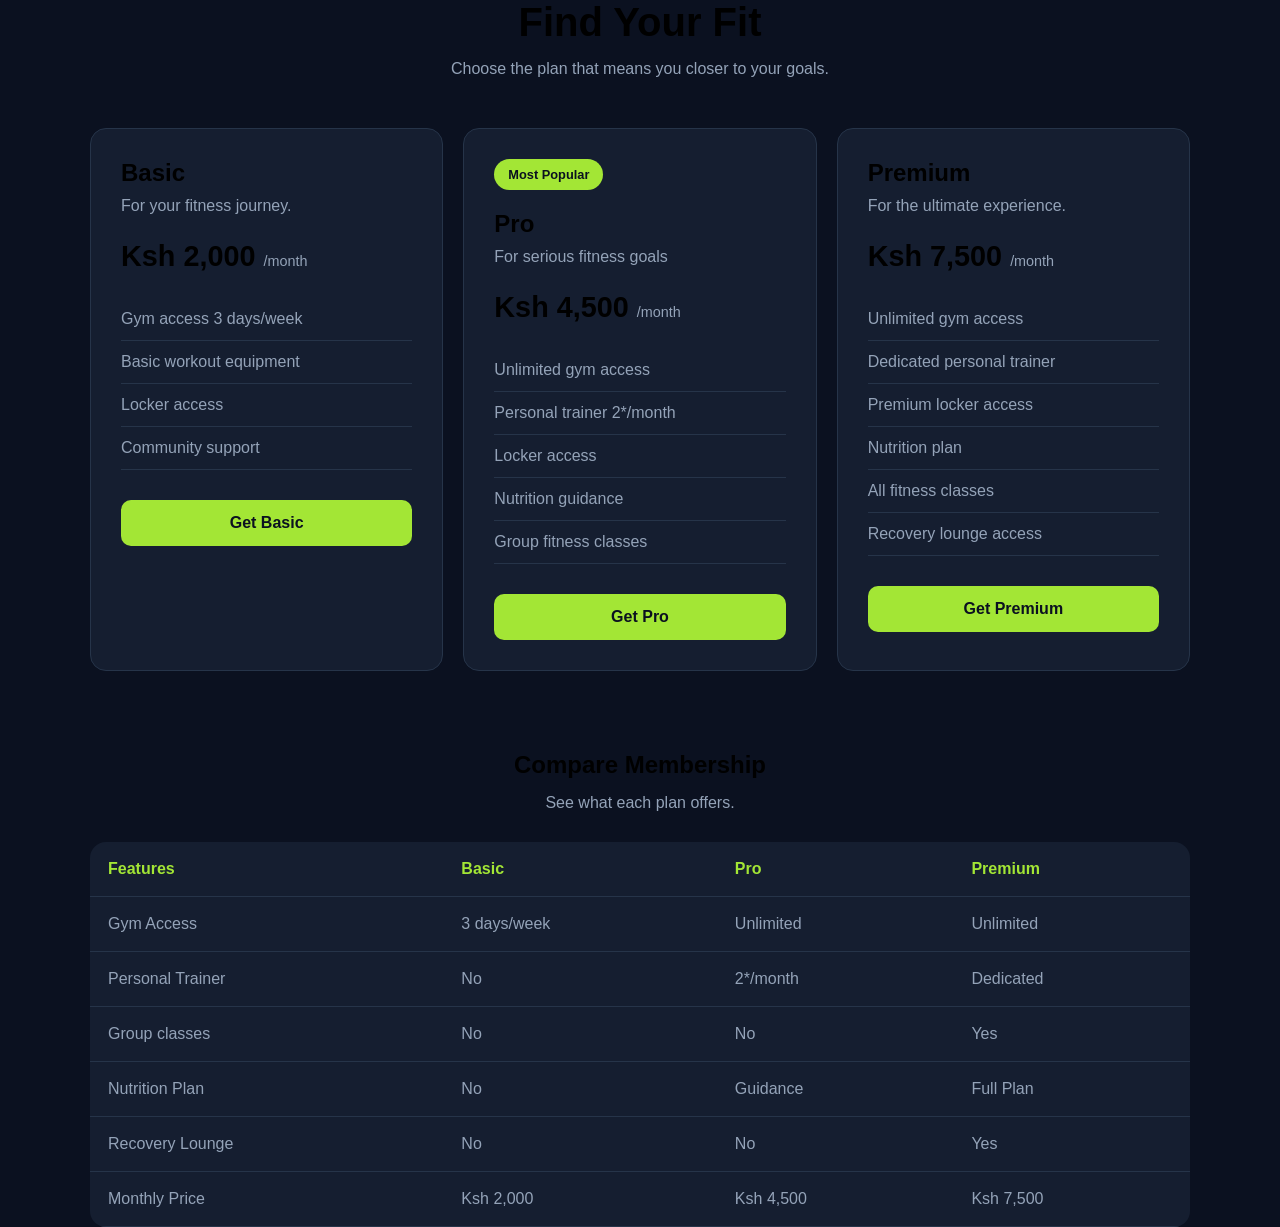
<file: Session 6/index.html>
<!DOCTYPE html>
<html lang="en">
<head>
    <meta charset="UTF-8">
    <meta name="viewport" content="width=device-width, initial-scale=1.0">
    <title>FITZONE | Membership Plans</title>
    <link rel="stylesheet" href="style.css">
</head>
<body>
    <header class="header">
        <h1>Find Your Fit</h1>
        <p>Choose the plan that means you closer to your goals.</p>
    </header>

    <main>
        <section class="pricing-container">
            <!-- basic  -->
            <article class="pricing-card">
                <h2>Basic</h2>
                <p class="plan-description">For your fitness journey.</p>
                <h3 class="price"> Ksh 2,000 <span>/month</span></h3>

                <ul class="features">
                    <li>Gym access 3 days/week</li>
                    <li>Basic workout equipment</li>
                    <li>Locker access</li>
                    <li>Community support</li>
                </ul>
                <button class="plan-button">Get Basic</button>
            </article>

            <!-- pro plan  -->
             <article class="pricing-card popular">
                <span class="badge">Most Popular</span>
                <h2>Pro</h2>
                <p class="plan-description">For serious fitness goals</p>
                <h3 class="price"> Ksh 4,500 <span>/month</span></h3>

                <ul class="features">
                    <li>Unlimited gym access</li>
                    <li>Personal trainer 2*/month</li>
                    <li>Locker access</li>
                    <li>Nutrition guidance</li>
                    <li>Group fitness classes</li>
                </ul>
                <button class="plan-button">Get Pro</button>
             </article>

             <!-- premium plan  -->
              <article class="pricing-card popular">
                <h2>Premium</h2>
                <p class="plan-description">For the ultimate experience.</p>
                <h3 class="price"> Ksh 7,500 <span>/month</span></h3>
                <ul class="features">
                    <li>Unlimited gym access</li>
                    <li>Dedicated personal trainer</li>
                    <li>Premium locker access</li>
                    <li>Nutrition plan</li>
                    <li>All fitness classes</li>
                    <li>Recovery lounge access</li>
                </ul>
                <button class="plan-button">Get Premium</button>
              </article>
        </section>

        <section class="comparison-section">
            <h2>Compare Membership</h2>
            <p>See what each plan offers.</p>

            <div class="table-wrapper">
                <table>
                    <thead>
                        <tr>
                            <th>Features</th>
                            <th>Basic</th>
                            <th>Pro</th>
                            <th>Premium</th>
                        </tr>
                    </thead>

                    <tbody>
                        <tr>
                            <td>Gym Access</td>
                            <td>3 days/week</td>
                            <td>Unlimited</td>
                            <td>Unlimited</td>
                        </tr>
                        <tr>
                            <td>Personal Trainer</td>
                            <td>No</td>
                            <td>2*/month</td>
                            <td>Dedicated</td>
                        </tr>
                        <tr>
                            <td>Group classes</td>
                            <td>No</td>
                            <td>No</td>
                            <td>Yes</td>
                        </tr>
                        <tr>
                            <td>Nutrition Plan</td>
                            <td>No</td>
                            <td>Guidance</td>
                            <td>Full Plan</td>
                        </tr>
                        <tr>
                            <td>Recovery Lounge</td>
                            <td>No</td>
                            <td>No</td>
                            <td>Yes</td>
                        </tr>
                        <tr>
                            <td>Monthly Price</td>
                            <td>Ksh 2,000</td>
                            <td>Ksh 4,500</td>
                            <td>Ksh 7,500</td>
                        </tr>
                    </tbody>
                </table>
            </div>
        </section>
    </main>
    
</body>
</html>
</file>
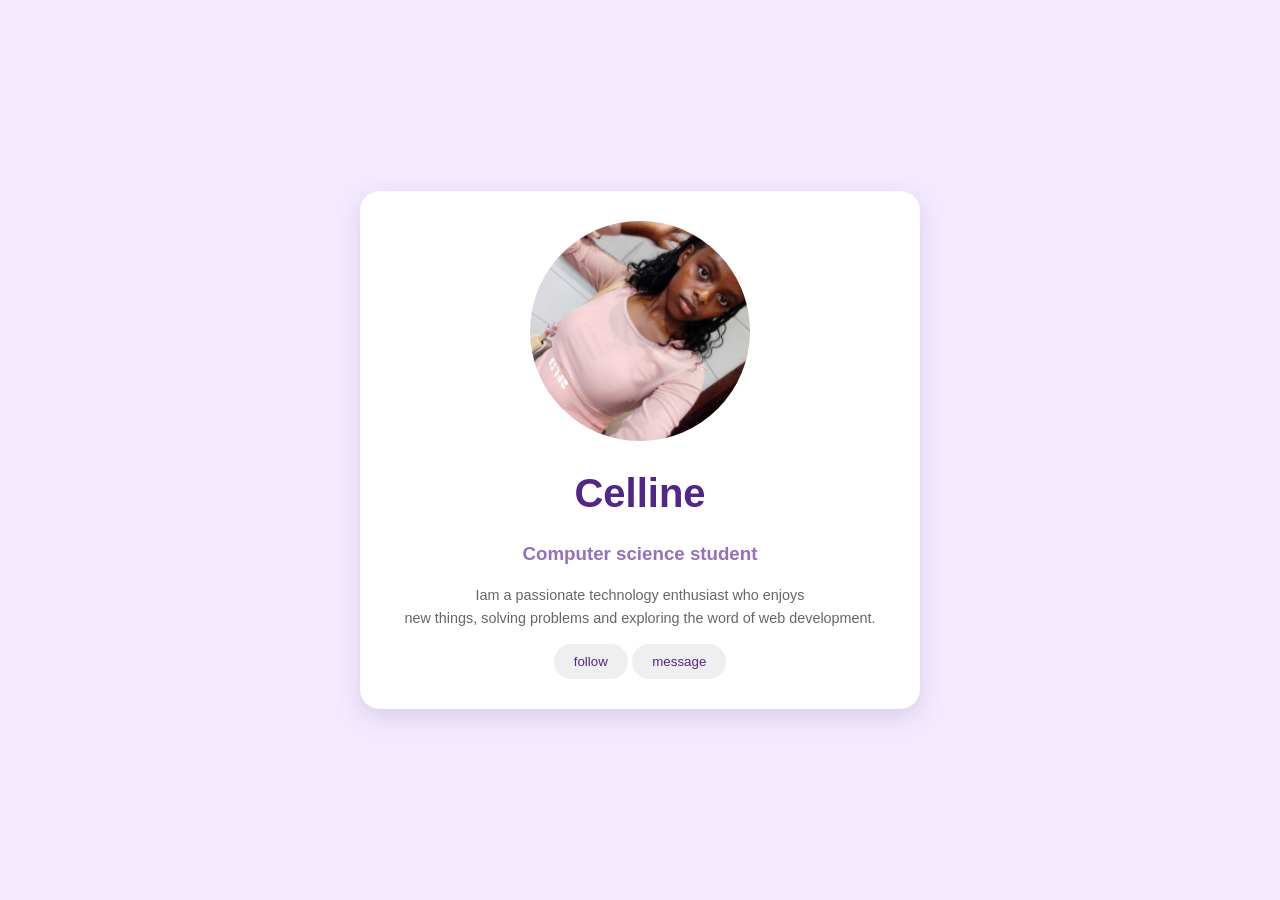
<file: Week 2 session 4/index.html>
<!DOCTYPE html>
<html lang="en">
<head>
    <meta charset="UTF-8">
    <meta name="viewport" content="width=device-width, initial-scale=1.0">
    <title>My Profile card</title>
    <link rel="stylesheet" href="style.css">
</head>
<body>
    <div class="profile-card">
        <img src="profile.jpg" alt="Profile picture"
        class="avatar">
        <h1>Celline</h1>
        <h3>Computer science student</h3>
        <p> 
            Iam a passionate technology enthusiast who enjoys <br> new things, solving problems and exploring the word of web development.
        </p>

        <div class="buttons">
            <button class="btn">follow</button>
            <button class="btn">message</button>
        </div>
        
    </div>

    
    
    
</body>
</html>
</file>
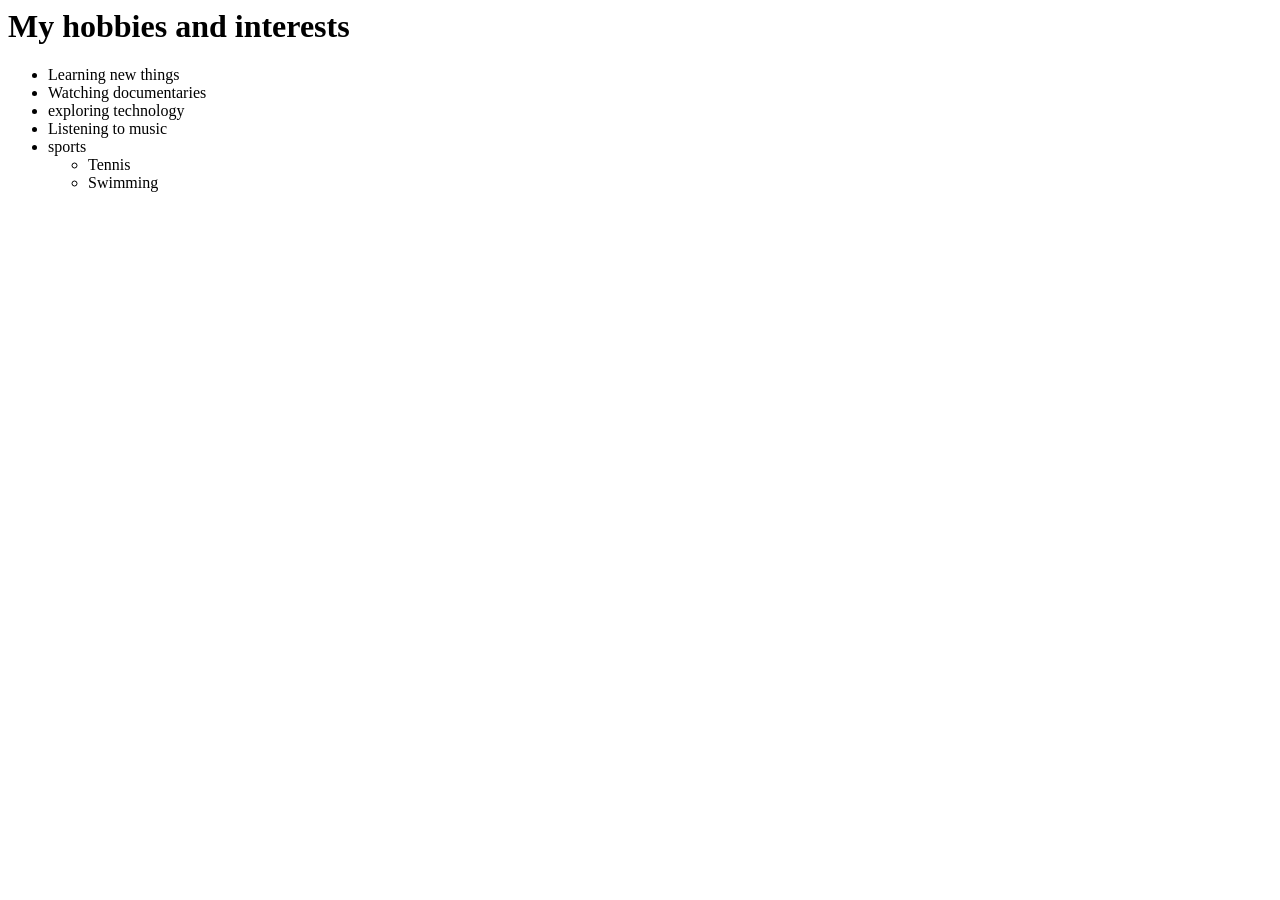
<file: hobbies.html>
<html>
    <title>My hobbies</title>
    <head>
        <body>
            <h1>My hobbies and interests</h1>
            <ul>
                <li>Learning new things</li>
                <li>Watching documentaries</li>
                <li>exploring technology</li>
                <li>Listening to music</li>
                <li>sports
                    <ul>
                        <li>Tennis</li>
                        <li>Swimming</li>
                    </ul>
                </li>
            </ul>
        </body>
    </head>
</html>
</file>
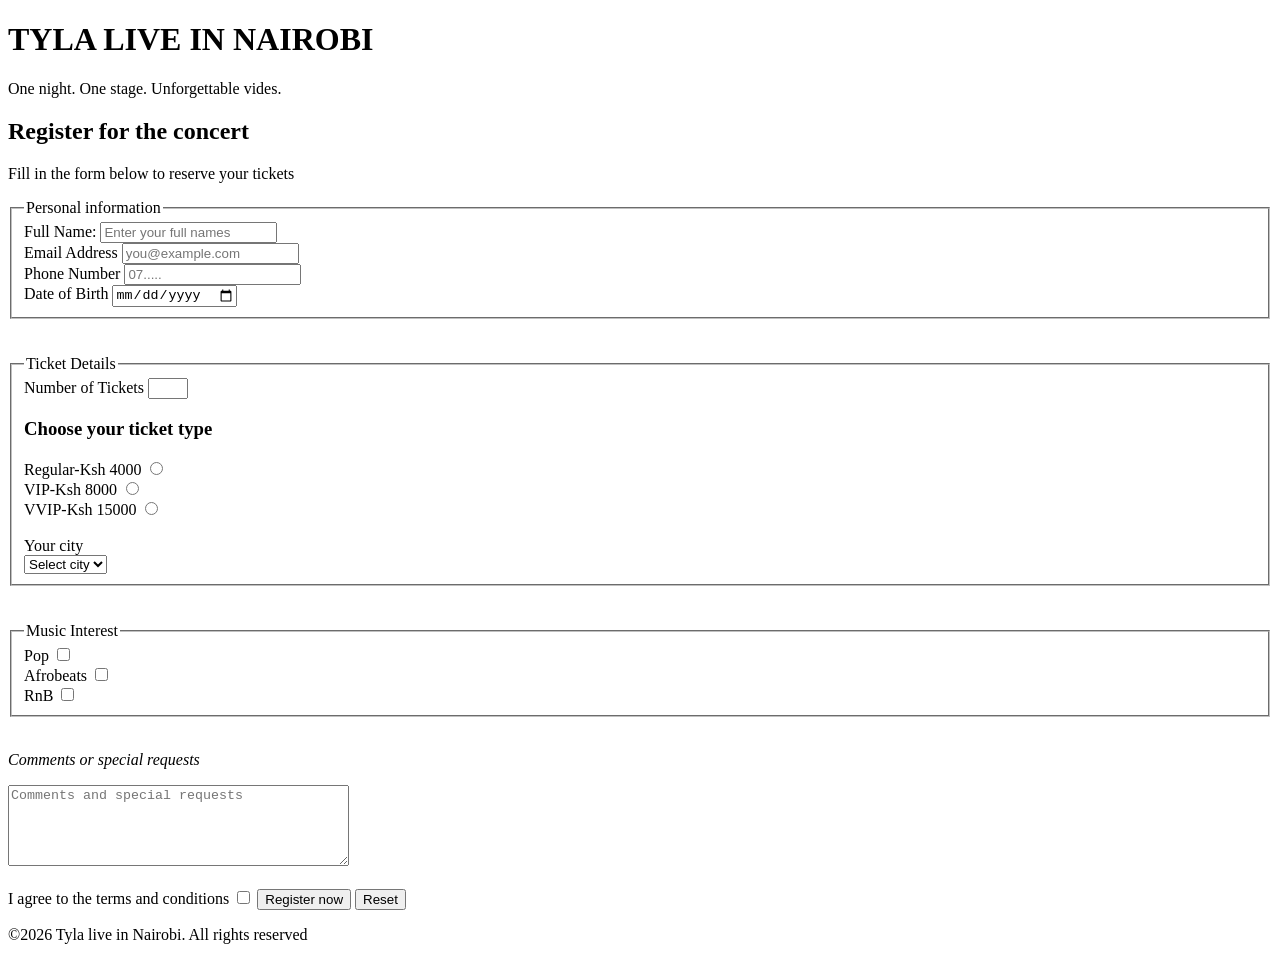
<file: Session 3/register.html>
<!DOCTYPE html>
<html lang="en">
<head>
    <meta charset="UTF-8">
    <meta name="description" content="This is registration for Tyla's concert">
    <link rel="icon" href="Tyla.jpeg">
    <title>Tyla live in Kenya.</title>
</head>
<body>
    <header>
        <h1>TYLA LIVE IN NAIROBI</h1>
        <P>One night. One stage. Unforgettable vides.</P>
    </header>
    <main>
        <h2>Register for the concert</h2>
        <p>Fill in the form below to reserve your tickets</p>
        <form action="https//httpbin.org/post" method="post">
            <fieldset>
                <legend>Personal information</legend>
                <label>Full Name:</label>
                <input type="text" placeholder="Enter your full names">
                <br>
                <label>Email Address</label>
                <input type="email" placeholder="you@example.com">
                <br>
                <label>Phone Number</label>
                <input type="tel" placeholder="07....." pattern="07[0-9]{8}">
                <br>
                <label>Date of Birth</label>
                <input type="date" required>
            </fieldset>

            <br><br>

            <fieldset>
                <legend>Ticket Details</legend>
                <label>Number of Tickets</label>
                <input type="number" min="1" max="5" required>
                <br>
                <h3>Choose your ticket type</h3>
                <label>Regular-Ksh 4000</label>
                <input type="radio" name="ticket" value="Regular" required>
                <br>
                <label>VIP-Ksh 8000</label>
                <input type="radio" name="ticket" value="VIP" required>
                <br>
                <label>VVIP-Ksh 15000</label>
                <input type="radio" name="ticket" value="VVIP" required>
                <br><br>
                <label>Your city</label>
                <br>
                <select name="City" required>
                    <option value="">Select city</option>
                    <option value="Nairobi">Nairobi</option>
                    <option value="Mombasa">Mombasa</option>
                    <option value="Kisumu">Kisumu</option>
                    <option value="Nakuru">Nakuru</option>
                    <option value="Other">Other</option>
                </select>
            </fieldset>
            <br><br>
            <fieldset>
                <legend>Music Interest</legend>
                <label>Pop</label>
                <input type="checkbox" name="music" value="pop">
                <br>
                <label>Afrobeats</label>
                <input type="checkbox" name="music" value="afrobeats">
                <br>
                <label>RnB</label>
                <input type="checkbox" name="music" value="RnB">
            </fieldset>
                <br>
               <p> <em>Comments or special requests</em></p>
                <textarea name="comments" placeholder="Comments and special requests" rows="5" cols="40"></textarea>
                <br><br>
                <label>I agree to the terms and conditions</label>
                <input type="checkbox" name="terms" value="agree" required>
                <button type="submit">Register now</button>
                <button type="reset">Reset</button>
                 </form>
    </main>
    <footer>
        <p>&copy;2026 Tyla live in Nairobi. All rights reserved</p>
    </footer>
    
</body>
</html>
</file>
<file: Session 6/style.css>
:root{
    --bg-color: #0b1120 ;
    --card-color: #151e30;
    --accent-color: #a3e635;
    --text-color: #f8fafc;
    --muted-color: #94a3b8;
    --spacing: 20px;
    --radius: 16px; 
}

*{
    margin: 0;
    padding: 0;
    box-sizing: border-box;
}
body{
    font-family:Arial,sans-serif;
    background: var(--bg-color) ;
    color: var(--text-color)
    padding: 40px 20px;
}
/* header  */
.header{
    text-align: center;
    margin-bottom: 50px;
    animation: fadeIn 1s ease;
}
.header h1{
    font-size:2.5rem; 
    margin-bottom: 15px;
}
.header p{
    color: var(--muted-color);
    font-size: 1rem;
}

.pricing-container{
    display: grid;
    grid-template-columns: 1fr;
    gap: var(--spacing);
    max-width: 1100px;
    margin: 0 auto;
}

.pricing-card{
    background-color: var(--card-color);
    padding: 30px;
    border-radius: var(--radius);
    border: 1px solid #263449;
    position: relative;
    transition: transform 0.3s ease, border 0.3s ease;
}
.pricing-card:hover{
    transform: translate(-8px);
    border-color: var(--accent-color);
}
/* plan details  */
.pricing-card h2{
    font-size: 1.5rem;
    margin-bottom: 10px;
}

.plan-description{
    color: var(--muted-color);
    margin-bottom: 25px;
}
.price{
    font-size: 1.8rem;
    margin-bottom: 25px;
}
.price span{
    font-size: 0.9rem;
    color: var(--muted-color);
    font-weight: normal;
}

/* features  */
.features{
    list-style: none;
    margin-bottom: 30px;
}
.features li{
    padding: 12px 0;
    border-bottom: 1px solid #263449;
    color: var(--muted-color);
}

/* buttons  */
.plan-button{
    width: 100%;
    padding: 14px;
    border: none;
    border-radius: 10px;
    background-color: var(--accent-color);
    color: #0b1120;
    font-size: 1rem;
    font-weight: bold;
    cursor: pointer;
}

.plan-button:hover{
    transform: scale(1.03);
    background: #bef264;
}
/* popular plan  */

.badge{
    display: inline-block;
    background-color: var(--accent-color);
    color: #0b1120;
    padding: 8px 14px;
    border-radius: 30px;
    font-size: 0.8rem;
    font-weight: bold;
    margin-bottom: 20px;
}

/* tablet and desktop layout  */
@media (min-width: 900px){
    .pricing-container{
        grid-template-columns: repeat(3, 1fr);
        align-items: stretch;
    }
    .pricing-card{
        height: 100%;
    }
}


/* comparison table  */
.comparison-section{
    max-width: 1100px;
    margin: 80px auto 0;
}
.comparison-section h2{
    text-align: center;
    margin-bottom: 15px;
}
.comparison-section p{
    text-align: center;
    color: var(--muted-color);
    margin-bottom: 30px;
}

.table-wrapper{
   overflow-x: auto;
   border-radius: var(--radius); 
}
table{
    width: 100%;
    min-width: 600px;
    border-collapse: collapse;
    background-color: var(--card-color);
}

th,td{
    padding: 18px;
    text-align: left;
    border-bottom: 1px solid #263449;
}
th{
    color: var(--accent-color);
}
td{
    color: var(--muted-color);
}
tbody tr:hover{
    background: #1e293b;
}

/* fade-in animation  */
@keyframes fadeIn {
    from{
        opacity: 0;
        transform: translate(20px);
    }
    to{
        opacity: 1;
        transform: translate(0);
    }
}
</file>
<file: Week 2 session 4/style.css>
.avatar{
    width: 220px;
    height: 220px;
    border-radius: 50%;
    object-fit:cover
}

body{
    font-family:sans-serif;
    background-color:#f3eaff;
    margin:0;
    min-height: 100vh;
    display:flex;
    justify-content:center;
    align-items:center;
}
.profile-card{
    background-color:white;
    width: 500px;
    padding: 30px;
    border-radius: 20px;
    box-shadow: 0 8px 25px rgba(80, 40, 120, 0.15);
    text-align:center;
}
h1{
    font-size:3rem;
    color:blueviolet
    margin: bottom 5px;
}
h3{
    color:#9670bd;
    font: size 1rem;
}
p{
    color:#666;
    font-size:0.9rem;
    line-height:1.6;
}
buttons{
    display:flex;
    justify-content:center;
}
button{
    padding: 10px 20px;
    border:none;
    border-radius:25px;
    cursor:pointer;
    font-family:inherit;
    transition: 0.3s;
}
.btn{
    background: color #7541b8;
    color:#51258a;
}
.btn:hover{
    background-color:white
}

article{
    background-color:white;
    max-width:800px;
    margin: 2rem auto;
    padding: 2rem;
    border-radius: 2rem;
}
h1{
    color:#51258a;
    font-size:2.5rem;
    text-align:center;
}
aside{
    background-color:#f3eaff;
    border-left:5px solid #7541b8;
    margin: 1.5rem 0;
    padding: 1rem;
    border-radius: 0.5rem;
}
aside h3{
    color:#51258a;
}
table{
    width:100%;
    border-collapse:collapse;
    margin: 1.5rem 0;
}
th, td{
    border:1px solid #c9a7ff;
    padding:0.8rem;
    text-align:left;
}
th{
    background-color:#7541b8;
    color:white;
}
tr:nth-child(even){
    background-color:#f3eaff;
}
a{
    color:#7541b8;
    text-decoration:none;
}
a:hover{
    text-decoration:underline;
}
figure{
    margin:2rem auto;
    text-align:center;
    padding:1rem;
}
figure img{
    width:100%;
    max-width:600px;
    border-radius:1rem;
}
figcaption{
    color:#7541b8;
    font-size:0.9rem;
    margin-top: 0.5rem;
}
</file>
